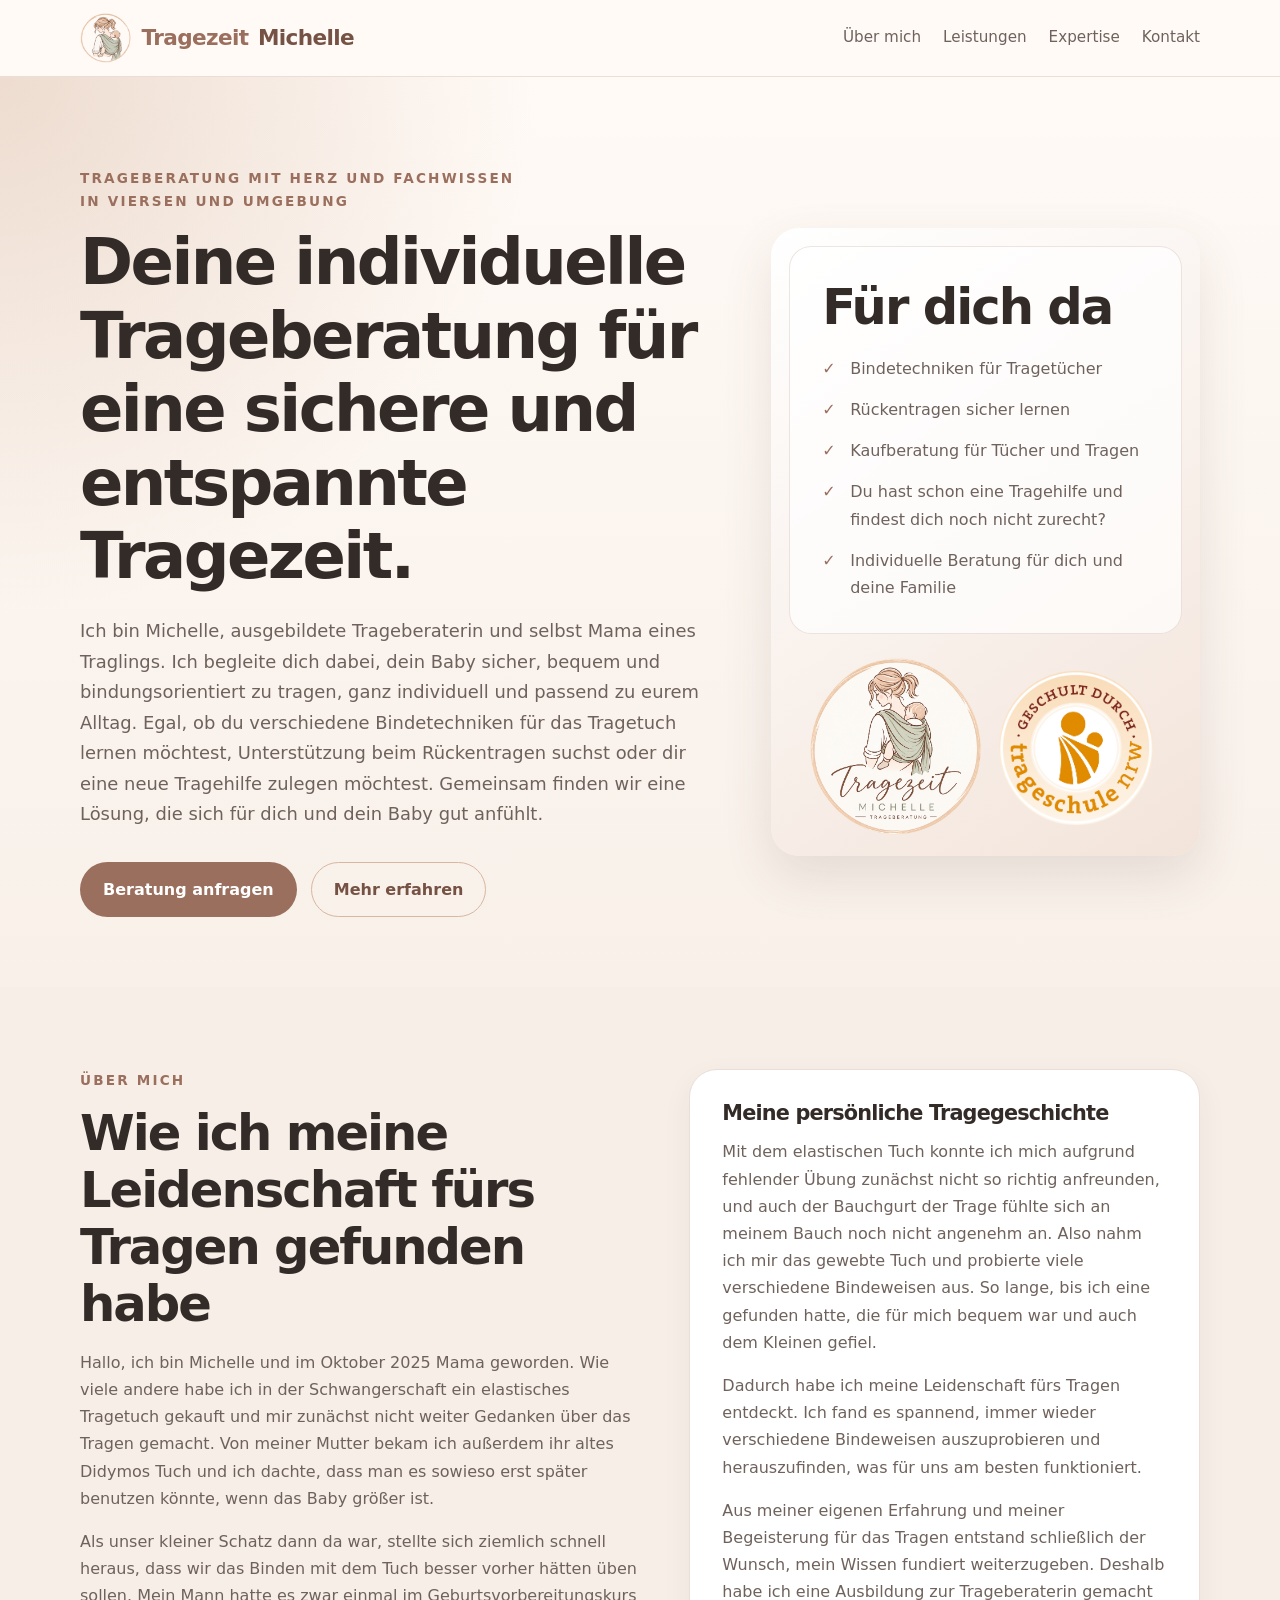
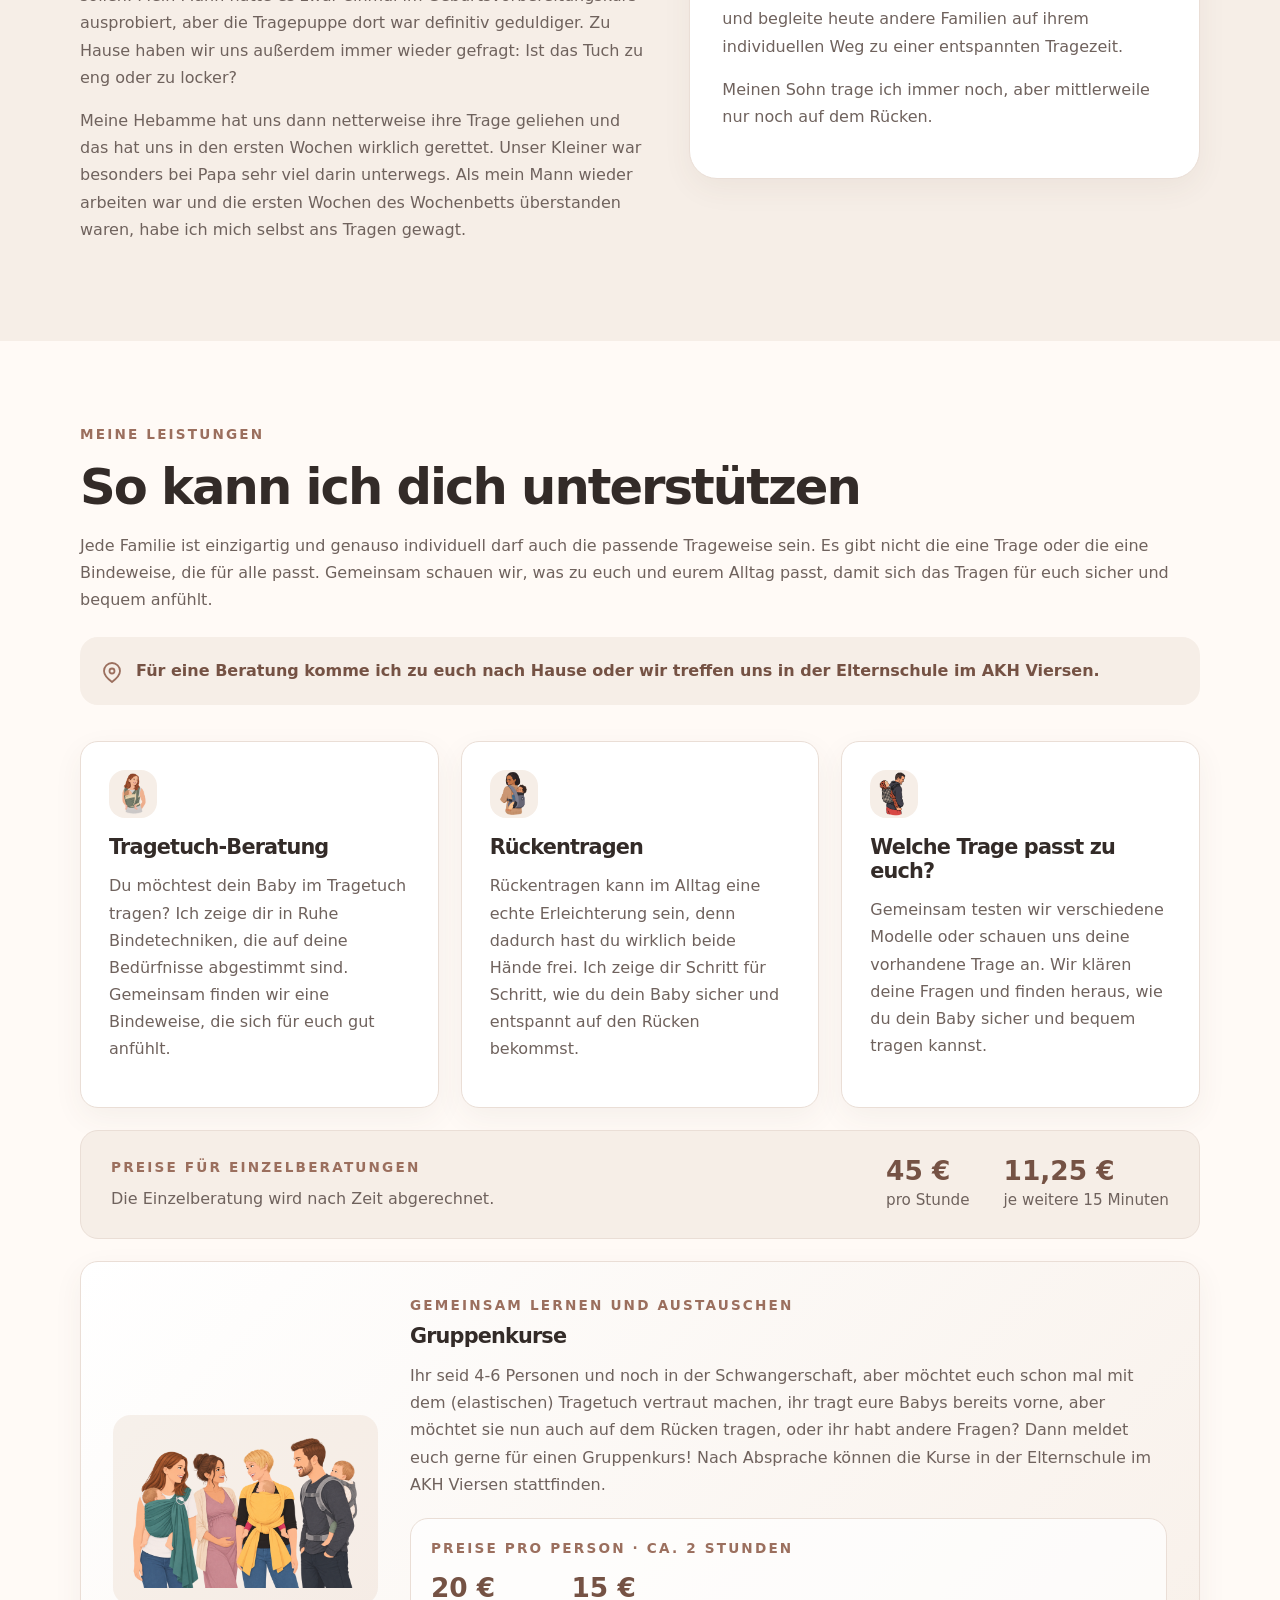
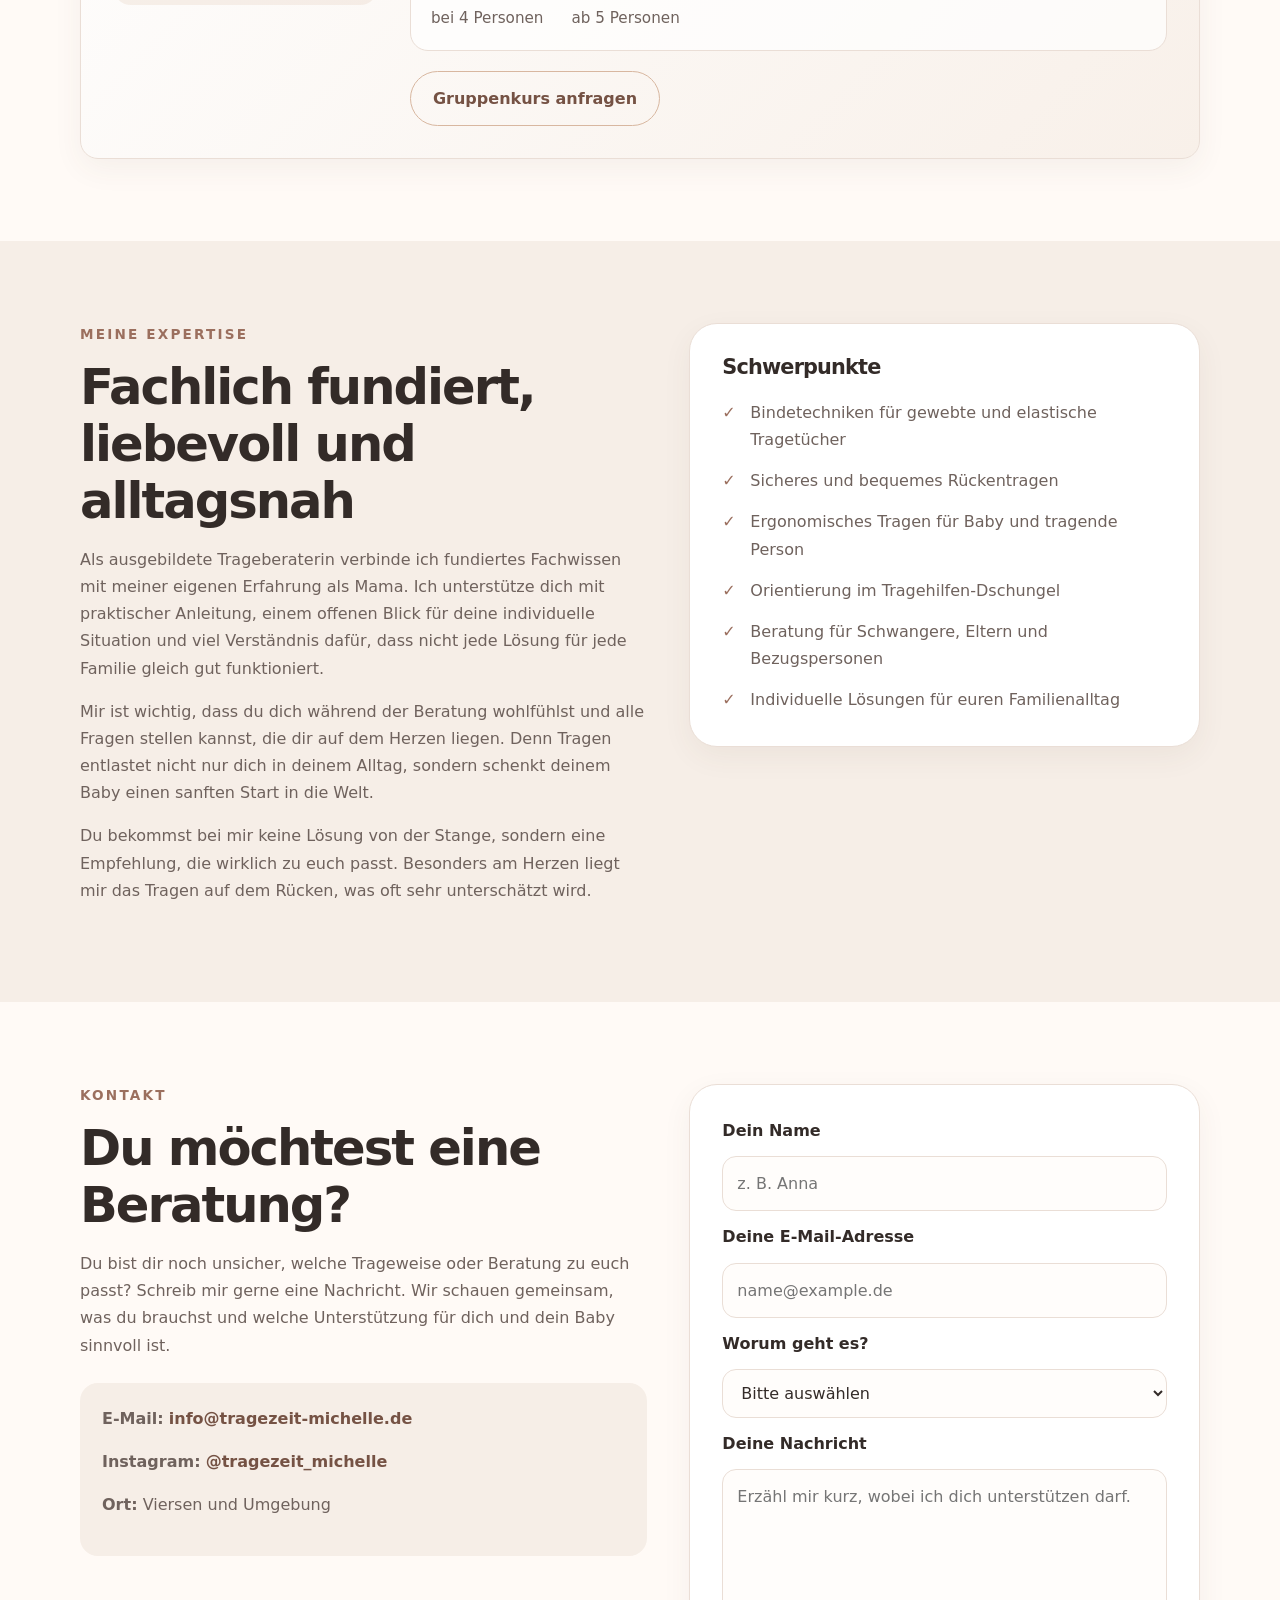
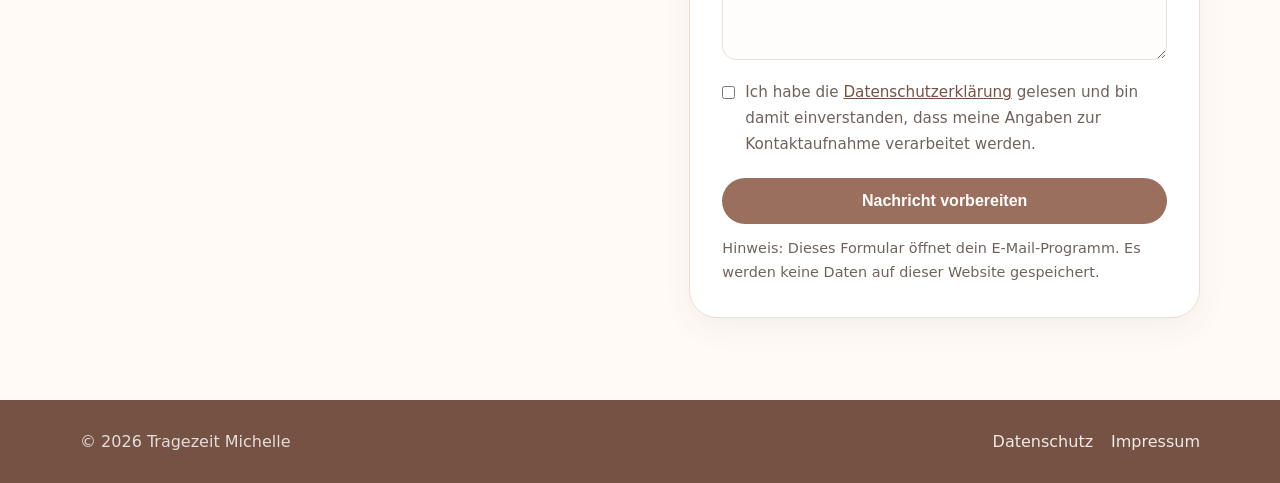
<file: index.html>
<!DOCTYPE html>
<html lang="de">
<head>
  <meta charset="UTF-8" />
  <meta name="viewport" content="width=device-width, initial-scale=1.0" />

  <title>Tragezeit Michelle</title>

  <link rel="icon" type="image/png" href="tragezeit-michelle_logo_without_text.png">

  <meta
    name="description"
    content="Liebevolle und individuelle Trageberatung mit Fokus auf Bindetechniken, Rückentragen, Kaufberatung und dem sicheren Umgang mit deiner Tragehilfe."
  />

  <link rel="stylesheet" href="style.css" />
</head>

<body>
  <header class="site-header">
    <div class="container header-content">
      <a href="#start" class="logo">
        <img src="tragezeit-michelle_logo_without_text.png" alt="Tragezeit Michelle">
        <span>Tragezeit</span> Michelle
      </a>

      <button class="menu-toggle" id="menuToggle" aria-label="Menü öffnen">
        ☰
      </button>

      <nav class="main-nav" id="mainNav">
        <a href="#ueber-mich">Über mich</a>
        <a href="#leistungen">Leistungen</a>
        <a href="#expertise">Expertise</a>
        <a href="#kontakt">Kontakt</a>
      </nav>
    </div>
  </header>

  <main>
    <section id="start" class="hero">
      <div class="container hero-grid">
        <div class="hero-text">
          <p class="eyebrow">
            Trageberatung mit Herz und Fachwissen<br>
            in Viersen und Umgebung
          </p>

          <p class="eyebrow"></p>

          <h1>Deine individuelle Trageberatung für eine sichere und entspannte Tragezeit.</h1>

          <p class="hero-description">
            Ich bin Michelle, ausgebildete Trageberaterin und selbst Mama eines Traglings. Ich begleite dich
            dabei, dein Baby sicher, bequem und bindungsorientiert zu tragen, ganz individuell und passend zu eurem Alltag.
            Egal, ob du verschiedene Bindetechniken für das Tragetuch lernen möchtest, Unterstützung beim Rückentragen suchst
            oder dir eine neue Tragehilfe zulegen möchtest. Gemeinsam finden wir eine Lösung,
            die sich für dich und dein Baby gut anfühlt.
          </p>

          <div class="hero-actions">
            <a href="#kontakt" class="btn btn-primary">Beratung anfragen</a>
            <a href="#ueber-mich" class="btn btn-secondary">Mehr erfahren</a>
          </div>
        </div>

        <div class="hero-card">
          <div class="hero-card-inner">
            <h2>Für dich da</h2>
            <ul>
              <li>Bindetechniken für Tragetücher</li>
              <li>Rückentragen sicher lernen</li>
              <li>Kaufberatung für Tücher und Tragen</li>
              <li>Du hast schon eine Tragehilfe und findest dich noch nicht zurecht?</li>
              <li>Individuelle Beratung für dich und deine Familie</li>
            </ul>
          </div>

          <div class="seal">
            <img
              src="tragezeit-michelle_logo_without_bg.png"
              alt="Tragezeit Michelle"
            />
            <img
              src="trageschule_nrw_siegel_without_bg.png"
              alt="Trageschule NRW"
            />
          </div>
        </div>

      </div>
    </section>

    <section id="ueber-mich" class="section soft-bg">
      <div class="container expertise-grid">
        <div>
          <p class="eyebrow">Über mich</p>

          <h2>Wie ich meine Leidenschaft fürs Tragen gefunden habe</h2>

          <p>
            Hallo, ich bin Michelle und im Oktober 2025 Mama geworden. Wie viele andere habe ich in der
            Schwangerschaft ein elastisches Tragetuch gekauft und mir zunächst nicht weiter Gedanken über das
            Tragen gemacht. Von meiner Mutter bekam ich außerdem ihr altes Didymos Tuch und ich dachte,
            dass man es sowieso erst später benutzen könnte, wenn das Baby größer ist.
          </p>

          <p>
            Als unser kleiner Schatz dann da war, stellte sich ziemlich schnell heraus, dass wir das Binden
            mit dem Tuch besser vorher hätten üben sollen. Mein Mann hatte es zwar einmal im Geburtsvorbereitungskurs
            ausprobiert, aber die Tragepuppe dort war definitiv geduldiger. Zu Hause haben wir uns außerdem immer wieder
            gefragt: Ist das Tuch zu eng oder zu locker?
          </p>

          <p>
            Meine Hebamme hat uns dann netterweise ihre Trage geliehen und das hat uns in den ersten Wochen
            wirklich gerettet. Unser Kleiner war besonders bei Papa sehr viel darin unterwegs. Als mein Mann wieder
            arbeiten war und die ersten Wochen des Wochenbetts überstanden waren, habe ich mich selbst
            ans Tragen gewagt.
          </p>
        </div>

        <div class="expertise-box">
          <h3>Meine persönliche Tragegeschichte</h3>

          <p>
            Mit dem elastischen Tuch konnte ich mich aufgrund fehlender Übung zunächst nicht so richtig anfreunden,
            und auch der Bauchgurt der Trage fühlte sich an meinem Bauch noch nicht angenehm an. Also nahm ich mir
            das gewebte Tuch und probierte viele verschiedene Bindeweisen aus. So lange, bis ich eine gefunden hatte,
            die für mich bequem war und auch dem Kleinen gefiel.
          </p>

          <p>
            Dadurch habe ich meine Leidenschaft fürs Tragen entdeckt. Ich fand es spannend, immer wieder
            verschiedene Bindeweisen auszuprobieren und herauszufinden, was für uns am besten funktioniert.
          </p>

          <p>
            Aus meiner eigenen Erfahrung und meiner Begeisterung für das Tragen entstand schließlich der Wunsch,
            mein Wissen fundiert weiterzugeben. Deshalb habe ich eine Ausbildung zur Trageberaterin gemacht
            und begleite heute andere Familien auf ihrem individuellen Weg zu einer entspannten Tragezeit.
          </p>

          <p>
            Meinen Sohn trage ich immer noch, aber mittlerweile nur noch auf dem Rücken. 
          </p>
        </div>
      </div>
    </section>

    <section id="leistungen" class="section">
      <div class="container">
        <div class="section-heading">
          <p class="eyebrow">Meine Leistungen</p>

          <h2>So kann ich dich unterstützen</h2>

          <p>
            Jede Familie ist einzigartig und genauso individuell darf auch die passende Trageweise sein.
            Es gibt nicht die eine Trage oder die eine Bindeweise, die für alle passt. Gemeinsam schauen wir,
            was zu euch und eurem Alltag passt, damit sich das Tragen für euch sicher und bequem anfühlt.
          </p>

          <p class="location-note">
          <svg
            class="location-icon"
            xmlns="http://www.w3.org/2000/svg"
            width="24"
            height="24"
            viewBox="0 0 24 24"
            fill="none"
            stroke="currentColor"
            stroke-width="1.8"
            stroke-linecap="round"
            stroke-linejoin="round"
            aria-hidden="true"
          >
            <path d="M20 10c0 5-8 11-8 11S4 15 4 10a8 8 0 1 1 16 0Z" />
            <circle cx="12" cy="10" r="2.5" />
          </svg>

          <span>
            Für eine Beratung komme ich zu euch nach Hause oder wir treffen uns
            in der Elternschule im AKH Viersen.
          </span>
        </p>
        </div>

        <div class="cards">
          <article class="card">
            <div class="icon">
              <img src="wickelkreuztrage.png" alt="Herz">
            </div>

            <h3>Tragetuch-Beratung</h3>

            <p>
              Du möchtest dein Baby im Tragetuch tragen? Ich zeige dir in Ruhe Bindetechniken,
              die auf deine Bedürfnisse abgestimmt sind. Gemeinsam finden wir eine Bindeweise,
              die sich für euch gut anfühlt.
            </p>
          </article>

          <article class="card">
            <div class="icon">
              <img src="rückentragen.png" alt="Blume">
            </div>

            <h3>Rückentragen</h3>

            <p>
              Rückentragen kann im Alltag eine echte Erleichterung sein, denn dadurch hast du wirklich
              beide Hände frei. Ich zeige dir Schritt für Schritt, wie du dein Baby sicher
              und entspannt auf den Rücken bekommst.
            </p>
          </article>

          <article class="card">
            <div class="icon">
              <img src="trage.png" alt="Tragehilfe">
            </div>
            <h3>Welche Trage passt zu euch?</h3>
            <p>
              Gemeinsam testen wir verschiedene Modelle oder schauen uns deine vorhandene Trage an.
              Wir klären deine Fragen und finden heraus, wie du dein Baby sicher und bequem tragen kannst.
            </p>
          </article>

          <div class="individual-pricing">
            <div class="individual-pricing-heading">
              <p class="eyebrow">Preise für Einzelberatungen</p>
              <p>Die Einzelberatung wird nach Zeit abgerechnet.</p>
            </div>
            <div class="individual-pricing-values">
              <div class="individual-price-item">
                <strong>45 €</strong>
                <span>pro Stunde</span>
              </div>
              <div class="individual-price-item">
                <strong>11,25 €</strong>
                <span>je weitere 15 Minuten</span>
              </div>
            </div>
          </div>

          <article class="card group-course-card">
            <div class="group-course-image">
              <img src="gruppe.png" alt="Gruppe von Eltern bei einem Kurs">
            </div>
            <div class="group-course-content">
              <p class="eyebrow">Gemeinsam lernen und austauschen</p>
              <h3>Gruppenkurse</h3>
              <p>
                Ihr seid 4-6 Personen und noch in der Schwangerschaft, aber möchtet euch schon mal mit dem 
                (elastischen) Tragetuch vertraut machen, 
                ihr tragt eure Babys bereits vorne, aber möchtet sie nun auch auf dem Rücken tragen,
                oder ihr habt andere Fragen? 
                Dann meldet euch gerne für einen Gruppenkurs! Nach Absprache können die Kurse in der
                Elternschule im AKH Viersen stattfinden.
              </p>
              <div class="group-pricing">
                <p class="eyebrow">Preise pro Person · ca. 2 Stunden</p>
                <div class="group-pricing-options">
                  <p><strong>20 €</strong><span>bei 4 Personen</span></p>
                  <p><strong>15 €</strong><span>ab 5 Personen</span></p>
                </div>
              </div>
              <a href="#kontakt" class="btn btn-secondary">Gruppenkurs anfragen</a>
            </div>
          </article>

        </div>
      </div>
    </section>

    <section id="expertise" class="section soft-bg">
      <div class="container expertise-grid">
        <div>
          <p class="eyebrow">Meine Expertise</p>

          <h2>Fachlich fundiert, liebevoll und alltagsnah</h2>

          <p>
            Als ausgebildete Trageberaterin verbinde ich fundiertes Fachwissen mit meiner eigenen
            Erfahrung als Mama. Ich unterstütze dich mit praktischer Anleitung,
            einem offenen Blick für deine individuelle Situation und viel Verständnis dafür,
            dass nicht jede Lösung für jede Familie gleich gut funktioniert.
          </p>

          <p>
            Mir ist wichtig, dass du dich während der Beratung wohlfühlst und alle Fragen stellen kannst, 
            die dir auf dem Herzen liegen.
            Denn Tragen entlastet nicht nur dich in deinem Alltag, sondern schenkt deinem Baby
            einen sanften Start in die Welt.
          </p>

          <p>
            Du bekommst bei mir keine Lösung von der Stange, sondern eine Empfehlung, die wirklich zu euch passt.
            Besonders am Herzen liegt mir das Tragen auf dem Rücken, was oft sehr unterschätzt wird.
          </p>
        </div>

        <div class="expertise-box">
          <h3>Schwerpunkte</h3>

          <ul>
            <li>Bindetechniken für gewebte und elastische Tragetücher</li>
            <li>Sicheres und bequemes Rückentragen</li>
            <li>Ergonomisches Tragen für Baby und tragende Person</li>
            <li>Orientierung im Tragehilfen-Dschungel</li>
            <li>Beratung für Schwangere, Eltern und Bezugspersonen</li>
            <li>Individuelle Lösungen für euren Familienalltag</li>
          </ul>
        </div>
      </div>
    </section>

    <section id="kontakt" class="section">
      <div class="container contact-grid">
        <div>
          <p class="eyebrow">Kontakt</p>

          <h2>Du möchtest eine Beratung?</h2>

          <p>
            Du bist dir noch unsicher, welche Trageweise oder Beratung zu euch passt? Schreib mir gerne
            eine Nachricht. Wir schauen gemeinsam, was du brauchst und welche Unterstützung
            für dich und dein Baby sinnvoll ist.
          </p>

          <div class="contact-info">
            <p>
              <strong>E-Mail:</strong>
              <a href="mailto:info@tragezeit-michelle.de">
                info@tragezeit-michelle.de
              </a>
            </p>

            <p>
              <strong>Instagram:</strong>
              <a
                href="https://www.instagram.com/tragezeit_michelle/"
                target="_blank"
                rel="noopener noreferrer"
                class="instagram-name"
              >
                @tragezeit_michelle
              </a>
            </p>

            <p>
              <strong>Ort:</strong> Viersen und Umgebung
            </p>
          </div>
        </div>

        <form class="contact-form" id="contactForm">
          <label for="name">Dein Name</label>
          <input
            type="text"
            id="name"
            name="name"
            placeholder="z. B. Anna"
            required
          />

          <label for="email">Deine E-Mail-Adresse</label>
          <input
            type="email"
            id="email"
            name="email"
            placeholder="name@example.de"
            required
          />

          <label for="topic">Worum geht es?</label>

          <select id="topic" name="topic" required>
            <option value="">Bitte auswählen</option>
            <option value="Tragetuch-Beratung">Tragetuch-Beratung</option>
            <option value="Rückentragen">Rückentragen</option>
            <option value="Gruppenkurse">Gruppenkurse</option>
            <option value="Sonstiges">Sonstiges</option>
          </select>

          <label for="message">Deine Nachricht</label>

          <textarea
            id="message"
            name="message"
            rows="6"
            placeholder="Erzähl mir kurz, wobei ich dich unterstützen darf."
            required
          ></textarea>

          <label class="checkbox-label">
            <input type="checkbox" id="privacy" required />

            <span>
              Ich habe die
              <a href="datenschutz.html">Datenschutzerklärung</a>
              gelesen und bin damit einverstanden,
              dass meine Angaben zur Kontaktaufnahme verarbeitet werden.
            </span>
          </label>

          <button type="submit" class="btn btn-primary">
            Nachricht vorbereiten
          </button>

          <p class="form-note">
            Hinweis: Dieses Formular öffnet dein E-Mail-Programm. Es werden keine Daten auf dieser Website gespeichert.
          </p>
        </form>
      </div>
    </section>
  </main>

  <footer class="site-footer">
    <div class="container footer-content">
      <p>© <span id="year"></span> Tragezeit Michelle</p>

      <div>
        <a href="datenschutz.html">Datenschutz</a>
        <a href="impressum.html">Impressum</a>
      </div>
    </div>
  </footer>

  <script src="script.js"></script>
</body>
</html>
</file>
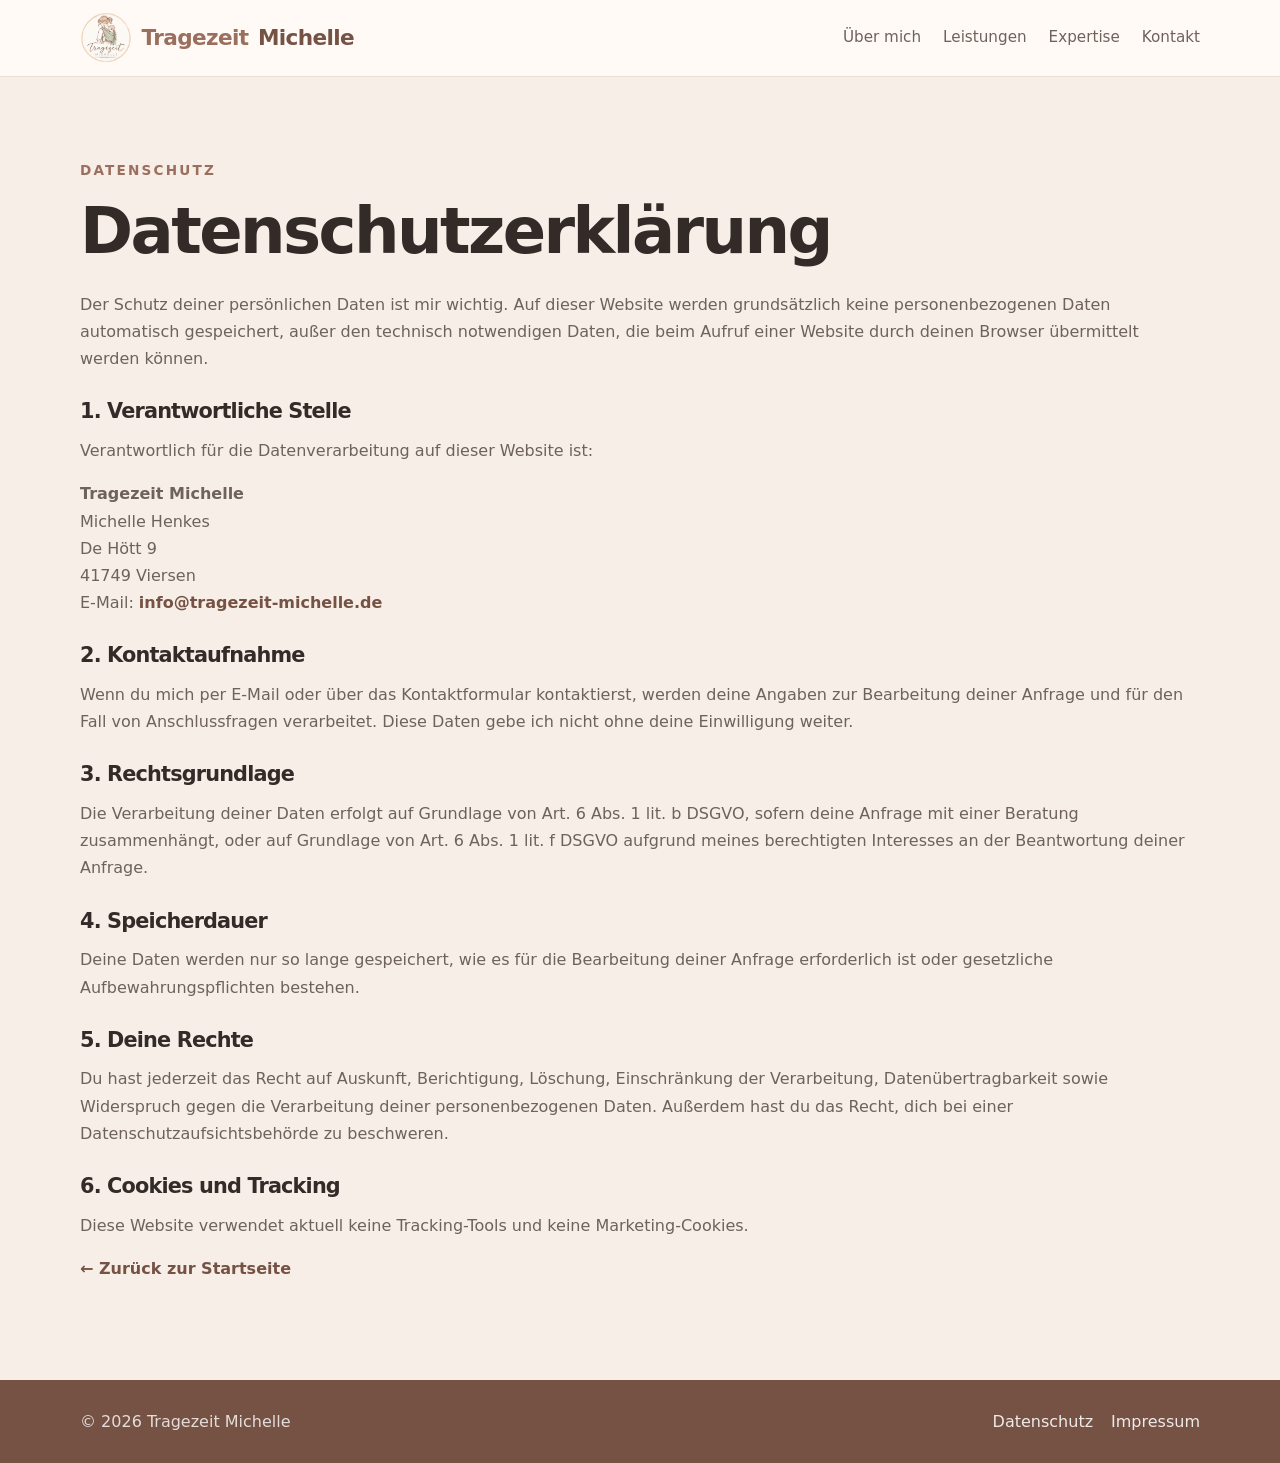
<file: datenschutz.html>
<!DOCTYPE html>
<html lang="de">
<head>
  <meta charset="UTF-8" />
  <meta name="viewport" content="width=device-width, initial-scale=1.0" />

  <title>Datenschutz | Tragezeit Michelle</title>

  <link rel="icon" type="image/png" href="tragezeit-michelle_logo_without_bg.png">

  <meta
    name="description"
    content="Datenschutzerklärung von Tragezeit Michelle."
  />

  <link rel="stylesheet" href="style.css" />
</head>

<body>
  <header class="site-header">
    <div class="container header-content">
      <a href="index.html#start" class="logo">
        <img src="tragezeit-michelle_logo_without_bg.png" alt="Tragezeit Michelle">
        <span>Tragezeit</span> Michelle
      </a>

      <button class="menu-toggle" id="menuToggle" aria-label="Menü öffnen">
        ☰
      </button>

      <nav class="main-nav" id="mainNav">
        <a href="index.html#ueber-mich">Über mich</a>
        <a href="index.html#leistungen">Leistungen</a>
        <a href="index.html#expertise">Expertise</a>
        <a href="index.html#kontakt">Kontakt</a>
      </nav>
    </div>
  </header>

  <main>
    <section class="section soft-bg legal-section">
      <div class="container">
        <p class="eyebrow">Datenschutz</p>

        <h1>Datenschutzerklärung</h1>

        <p>
          Der Schutz deiner persönlichen Daten ist mir wichtig. Auf dieser Website werden grundsätzlich
          keine personenbezogenen Daten automatisch gespeichert, außer den technisch notwendigen Daten,
          die beim Aufruf einer Website durch deinen Browser übermittelt werden können.
        </p>

        <h3>1. Verantwortliche Stelle</h3>

        <p>
          Verantwortlich für die Datenverarbeitung auf dieser Website ist:
        </p>

        <p>
          <strong>Tragezeit Michelle</strong><br />
          Michelle Henkes<br />
          De Hött 9<br />
          41749 Viersen<br />
          E-Mail:
          <a href="mailto:info@tragezeit-michelle.de">
            info@tragezeit-michelle.de
          </a>
        </p>

        <h3>2. Kontaktaufnahme</h3>

        <p>
          Wenn du mich per E-Mail oder über das Kontaktformular kontaktierst, werden deine Angaben
          zur Bearbeitung deiner Anfrage und für den Fall von Anschlussfragen verarbeitet.
          Diese Daten gebe ich nicht ohne deine Einwilligung weiter.
        </p>

        <h3>3. Rechtsgrundlage</h3>

        <p>
          Die Verarbeitung deiner Daten erfolgt auf Grundlage von Art. 6 Abs. 1 lit. b DSGVO,
          sofern deine Anfrage mit einer Beratung zusammenhängt, oder auf Grundlage von
          Art. 6 Abs. 1 lit. f DSGVO aufgrund meines berechtigten Interesses an der Beantwortung deiner Anfrage.
        </p>

        <h3>4. Speicherdauer</h3>

        <p>
          Deine Daten werden nur so lange gespeichert, wie es für die Bearbeitung deiner Anfrage erforderlich ist
          oder gesetzliche Aufbewahrungspflichten bestehen.
        </p>

        <h3>5. Deine Rechte</h3>

        <p>
          Du hast jederzeit das Recht auf Auskunft, Berichtigung, Löschung, Einschränkung der Verarbeitung,
          Datenübertragbarkeit sowie Widerspruch gegen die Verarbeitung deiner personenbezogenen Daten.
          Außerdem hast du das Recht, dich bei einer Datenschutzaufsichtsbehörde zu beschweren.
        </p>

        <h3>6. Cookies und Tracking</h3>

        <p>
          Diese Website verwendet aktuell keine Tracking-Tools und keine Marketing-Cookies.
        </p>

        <p>
          <a href="index.html">← Zurück zur Startseite</a>
        </p>
      </div>
    </section>
  </main>

  <footer class="site-footer">
    <div class="container footer-content">
      <p>© <span id="year"></span> Tragezeit Michelle</p>

      <div>
        <a href="datenschutz.html">Datenschutz</a>
        <a href="impressum.html">Impressum</a>
      </div>
    </div>
  </footer>

  <script src="script.js"></script>
</body>
</html>
</file>
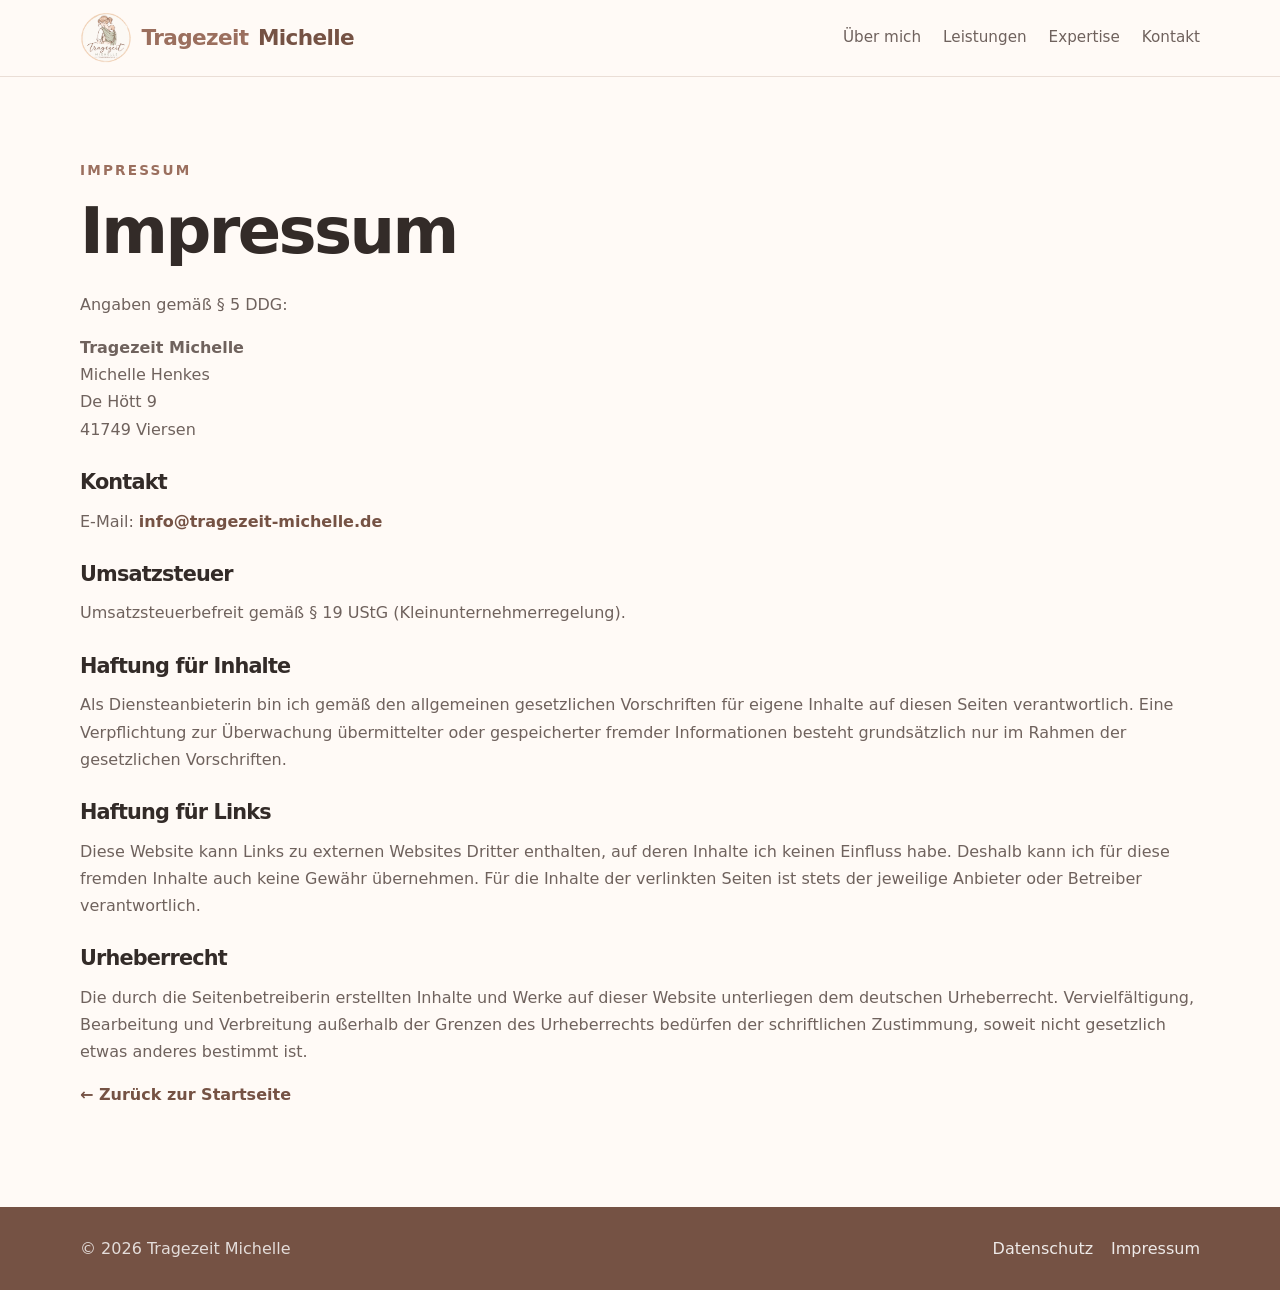
<file: impressum.html>
<!DOCTYPE html>
<html lang="de">
<head>
  <meta charset="UTF-8" />
  <meta name="viewport" content="width=device-width, initial-scale=1.0" />

  <title>Impressum | Tragezeit Michelle</title>

  <link rel="icon" type="image/png" href="tragezeit-michelle_logo_without_bg.png">

  <meta
    name="description"
    content="Impressum von Tragezeit Michelle."
  />

  <link rel="stylesheet" href="style.css" />
</head>

<body>
  <header class="site-header">
    <div class="container header-content">
      <a href="index.html#start" class="logo">
        <img src="tragezeit-michelle_logo_without_bg.png" alt="Tragezeit Michelle">
        <span>Tragezeit</span> Michelle
      </a>

      <button class="menu-toggle" id="menuToggle" aria-label="Menü öffnen">
        ☰
      </button>

      <nav class="main-nav" id="mainNav">
        <a href="index.html#ueber-mich">Über mich</a>
        <a href="index.html#leistungen">Leistungen</a>
        <a href="index.html#expertise">Expertise</a>
        <a href="index.html#kontakt">Kontakt</a>
      </nav>
    </div>
  </header>

  <main>
    <section class="section legal-section">
      <div class="container">
        <p class="eyebrow">Impressum</p>

        <h1>Impressum</h1>

        <p>
          Angaben gemäß § 5 DDG:
        </p>

        <p>
          <strong>Tragezeit Michelle</strong><br />
          Michelle Henkes<br />
          De Hött 9<br />
          41749 Viersen
        </p>

        <h3>Kontakt</h3>

        <p>
          E-Mail:
          <a href="mailto:info@tragezeit-michelle.de">
            info@tragezeit-michelle.de
          </a>
        </p>

        <h3>Umsatzsteuer</h3>

        <p>
          Umsatzsteuerbefreit gemäß § 19 UStG (Kleinunternehmerregelung).
        </p>

        <h3>Haftung für Inhalte</h3>

        <p>
          Als Diensteanbieterin bin ich gemäß den allgemeinen gesetzlichen Vorschriften
          für eigene Inhalte auf diesen Seiten verantwortlich. Eine Verpflichtung zur
          Überwachung übermittelter oder gespeicherter fremder Informationen besteht
          grundsätzlich nur im Rahmen der gesetzlichen Vorschriften.
        </p>

        <h3>Haftung für Links</h3>

        <p>
          Diese Website kann Links zu externen Websites Dritter enthalten, auf deren Inhalte
          ich keinen Einfluss habe. Deshalb kann ich für diese fremden Inhalte auch keine
          Gewähr übernehmen. Für die Inhalte der verlinkten Seiten ist stets der jeweilige
          Anbieter oder Betreiber verantwortlich.
        </p>

        <h3>Urheberrecht</h3>

        <p>
          Die durch die Seitenbetreiberin erstellten Inhalte und Werke auf dieser Website
          unterliegen dem deutschen Urheberrecht. Vervielfältigung, Bearbeitung und Verbreitung
          außerhalb der Grenzen des Urheberrechts bedürfen der schriftlichen Zustimmung,
          soweit nicht gesetzlich etwas anderes bestimmt ist.
        </p>

        <p>
          <a href="index.html">← Zurück zur Startseite</a>
        </p>
      </div>
    </section>
  </main>

  <footer class="site-footer">
    <div class="container footer-content">
      <p>© <span id="year"></span> Tragezeit Michelle</p>

      <div>
        <a href="datenschutz.html">Datenschutz</a>
        <a href="impressum.html">Impressum</a>
      </div>
    </div>
  </footer>

  <script src="script.js"></script>
</body>
</html>
</file>
<file: style.css>
:root {
  --color-bg: #fffaf6;
  --color-soft: #f6eee7;
  --color-primary: #9b6f5e;
  --color-primary-dark: #755244;
  --color-accent: #d8b7a0;
  --color-text: #332b28;
  --color-muted: #6f625d;
  --color-white: #ffffff;
  --color-border: #eaded6;

  --shadow-soft: 0 20px 50px rgba(85, 61, 50, 0.12);
  --radius-large: 28px;
  --radius-medium: 18px;

  --container: 1120px;
}

* {
  box-sizing: border-box;
  margin: 0;
  padding: 0;
}

html {
  scroll-behavior: smooth;
}

body {
  font-family: system-ui, -apple-system, BlinkMacSystemFont, "Segoe UI", sans-serif;
  background: var(--color-bg);
  color: var(--color-text);
  line-height: 1.7;
}

img {
  max-width: 100%;
}

a {
  color: inherit;
  text-decoration: none;
}

p {
  color: var(--color-muted);
  margin-bottom: 1rem;
}

.container {
  width: min(100% - 32px, var(--container));
  margin: 0 auto;
}

.site-header {
  position: sticky;
  top: 0;
  z-index: 1000;
  background: rgba(255, 250, 246, 0.88);
  backdrop-filter: blur(14px);
  border-bottom: 1px solid var(--color-border);
}

.header-content {
  min-height: 76px;
  display: flex;
  align-items: center;
  justify-content: space-between;
  gap: 24px;
}

.logo {
  font-size: 1.35rem;
  font-weight: 700;
  letter-spacing: -0.03em;
  color: var(--color-primary-dark);
}

.logo {
  display: flex;
  align-items: center;
  gap: 0.6rem;
  white-space: nowrap;
}

.logo span {
  color: var(--color-primary);
}


.logo img {
  width: clamp(38px, 6vw, 52px);
  height: auto;
  display: block;
}

.main-nav {
  display: flex;
  align-items: center;
  gap: 22px;
  font-size: 0.95rem;
}

.main-nav a {
  color: var(--color-muted);
  transition: color 0.2s ease;
}

.main-nav a:hover {
  color: var(--color-primary-dark);
}

.menu-toggle {
  display: none;
  border: none;
  background: var(--color-soft);
  color: var(--color-primary-dark);
  font-size: 1.5rem;
  border-radius: 12px;
  padding: 8px 12px;
  cursor: pointer;
}

.hero {
  padding: 90px 0 70px;
  background:
    radial-gradient(circle at top left, rgba(216, 183, 160, 0.45), transparent 34%),
    linear-gradient(180deg, #fffaf6 0%, #f8f0e9 100%);
}

.hero-grid {
  display: grid;
  grid-template-columns: 1.2fr 0.8fr;
  gap: 48px;
  align-items: center;
}

.eyebrow {
  font-size: 0.85rem;
  text-transform: uppercase;
  letter-spacing: 0.16em;
  color: var(--color-primary);
  font-weight: 700;
  margin-bottom: 0.8rem;
}

h1,
h2,
h3 {
  line-height: 1.15;
  letter-spacing: -0.04em;
  color: var(--color-text);
}

h1 {
  font-size: clamp(2.45rem, 5vw, 4.8rem);
  margin-bottom: 1.4rem;
}

h2 {
  font-size: clamp(2rem, 4vw, 3.1rem);
  margin-bottom: 1rem;
}

h3 {
  font-size: 1.3rem;
  margin-bottom: 0.8rem;
}

.hero-description {
  font-size: 1.12rem;
  max-width: 680px;
}

.hero-actions {
  display: flex;
  flex-wrap: wrap;
  gap: 14px;
  margin-top: 2rem;
}

.btn {
  display: inline-flex;
  align-items: center;
  justify-content: center;
  border-radius: 999px;
  padding: 13px 22px;
  font-weight: 700;
  border: 1px solid transparent;
  cursor: pointer;
  transition: all 0.2s ease;
  font-size: 1rem;
}

.btn-primary {
  background: var(--color-primary);
  color: var(--color-white);
}

.btn-primary:hover {
  background: var(--color-primary-dark);
  transform: translateY(-2px);
}

.btn-secondary {
  background: transparent;
  color: var(--color-primary-dark);
  border-color: var(--color-accent);
}

.btn-secondary:hover {
  background: var(--color-soft);
  transform: translateY(-2px);
}

.hero-card {
  background: linear-gradient(145deg, #ffffff, #f3e4da);
  border-radius: var(--radius-large);
  padding: 18px;
  box-shadow: var(--shadow-soft);
}

.hero-card-inner {
  border: 1px solid rgba(155, 111, 94, 0.18);
  border-radius: 22px;
  padding: 32px;
  background: rgba(255, 255, 255, 0.7);
}

.hero-card ul,
.expertise-box ul {
  list-style: none;
  display: grid;
  gap: 14px;
  margin-top: 1.2rem;
}

.hero-card li,
.expertise-box li {
  position: relative;
  padding-left: 28px;
  color: var(--color-muted);
}

.hero-card li::before,
.expertise-box li::before {
  content: "✓";
  position: absolute;
  left: 0;
  color: var(--color-primary);
  font-weight: 800;
}

.section {
  padding: 82px 0;
}

.soft-bg {
  background: var(--color-soft);
}

.section-heading {
  max-width: 760px;
  margin-bottom: 36px;
}

/* Der Einführungstext im Leistungsbereich nutzt die gesamte Containerbreite. */
#leistungen .section-heading {
  max-width: none;
}

.cards {
  display: grid;
  grid-template-columns: repeat(3, 1fr);
  gap: 22px;
}

.card {
  background: var(--color-white);
  border: 1px solid var(--color-border);
  border-radius: var(--radius-medium);
  padding: 28px;
  box-shadow: 0 10px 30px rgba(85, 61, 50, 0.06);
  transition: transform 0.2s ease, box-shadow 0.2s ease;
}

.card:hover {
  transform: translateY(-4px);
  box-shadow: var(--shadow-soft);
}

/* Die Gruppenkurs-Karte läuft unter den drei Einzelangeboten über die gesamte Breite. */
.group-course-card {
  grid-column: 1 / -1;
  display: grid;
  grid-template-columns: minmax(180px, 0.35fr) minmax(0, 1fr);
  align-items: center;
  gap: 32px;
  padding: 32px;
  background: linear-gradient(135deg, #ffffff 0%, #f8f0e9 100%);
}

.group-course-image {
  min-height: 190px;
  display: grid;
  place-items: center;
  padding: 16px;
  background: rgba(216, 183, 160, 0.2);
  border-radius: var(--radius-medium);
}

.group-course-image img {
  display: block;
  width: 100%;
  max-width: 300px;
  max-height: 230px;
  object-fit: contain;
}

.group-course-content .eyebrow {
  margin-bottom: 0.5rem;
}

.group-course-content p:not(.eyebrow) {
  max-width: 760px;
}

.group-course-content .btn {
  margin-top: 0.25rem;
}

.icon {
  width: 48px;
  height: 48px;
  display: grid;
  place-items: center;
  background: var(--color-soft);
  border-radius: 16px;
  margin-bottom: 18px;
  font-size: 1.4rem;
}

.expertise-grid,
.contact-grid {
  display: grid;
  grid-template-columns: 1fr 0.9fr;
  gap: 42px;
  align-items: start;
}

.expertise-box,
.contact-form {
  background: var(--color-white);
  border: 1px solid var(--color-border);
  border-radius: var(--radius-large);
  padding: 32px;
  box-shadow: 0 10px 30px rgba(85, 61, 50, 0.06);
}

.contact-info {
  margin-top: 24px;
  padding: 22px;
  background: var(--color-soft);
  border-radius: var(--radius-medium);
}

.contact-info a {
  color: var(--color-primary-dark);
  font-weight: 700;
}

.contact-form {
  display: grid;
  gap: 12px;
}

.contact-form label {
  font-weight: 700;
  color: var(--color-text);
}

.contact-form input,
.contact-form select,
.contact-form textarea {
  width: 100%;
  border: 1px solid var(--color-border);
  border-radius: 14px;
  padding: 13px 14px;
  font: inherit;
  color: var(--color-text);
  background: #fffdfb;
  outline: none;
  transition: border-color 0.2s ease, box-shadow 0.2s ease;
}

.contact-form input:focus,
.contact-form select:focus,
.contact-form textarea:focus {
  border-color: var(--color-primary);
  box-shadow: 0 0 0 4px rgba(155, 111, 94, 0.12);
}

.checkbox-label {
  display: flex;
  gap: 10px;
  align-items: flex-start;
  font-weight: 400 !important;
  color: var(--color-muted) !important;
  font-size: 0.95rem;
  margin: 8px 0;
}

.checkbox-label input {
  width: auto;
  margin-top: 6px;
}

.checkbox-label a {
  color: var(--color-primary-dark);
  text-decoration: underline;
}

.form-note {
  font-size: 0.9rem;
  margin-bottom: 0;
}

.legal-section h3 {
  margin-top: 28px;
}

.legal-section a {
  color: var(--color-primary-dark);
  font-weight: 700;
}

.legal-note {
  background: #fff;
  border-left: 4px solid var(--color-primary);
  border-radius: 12px;
  padding: 16px;
  margin-top: 28px;
}

.site-footer {
  background: var(--color-primary-dark);
  color: var(--color-white);
  padding: 28px 0;
}

.site-footer p {
  color: rgba(255, 255, 255, 0.8);
  margin-bottom: 0;
}

.footer-content {
  display: flex;
  justify-content: space-between;
  gap: 18px;
  align-items: center;
  flex-wrap: wrap;
}

.footer-content div {
  display: flex;
  gap: 18px;
}

.footer-content a {
  color: rgba(255, 255, 255, 0.88);
}

.footer-content a:hover {
  color: #ffffff;
}

.seal {
  display: flex;
  justify-content: center;
  margin-top: 1.5rem;
}

.seal img {
  width: clamp(100px, 60%, 180px);
  height: auto;
  display: block;
}

.icon img {
  width: clamp(35px, 10vw, 50px);
  height: auto;
  display: block;
}

@media (max-width: 860px) {
  .menu-toggle {
    display: block;
  }

  .main-nav {
    position: absolute;
    left: 16px;
    right: 16px;
    top: 76px;
    display: none;
    flex-direction: column;
    align-items: flex-start;
    padding: 22px;
    background: var(--color-white);
    border: 1px solid var(--color-border);
    border-radius: 18px;
    box-shadow: var(--shadow-soft);
  }

  .main-nav.active {
    display: flex;
  }

  .hero {
    padding-top: 64px;
  }

  .hero-grid,
  .expertise-grid,
  .contact-grid {
    grid-template-columns: 1fr;
  }

  .cards {
    grid-template-columns: 1fr;
  }

  .group-course-card {
    grid-column: auto;
    grid-template-columns: 1fr;
    gap: 22px;
  }

  .group-course-image {
    min-height: 150px;
  }
}

@media (max-width: 520px) {
  .section {
    padding: 62px 0;
  }

  .hero-actions {
    flex-direction: column;
  }

  .btn {
    width: 100%;
  }

  .hero-card-inner,
  .expertise-box,
  .contact-form {
    padding: 24px;
  }
}

.location-note {
  display: flex;
  align-items: flex-start;
  gap: 0.75rem;

  margin-top: 1.5rem;
  margin-bottom: 0;

  padding: clamp(0.875rem, 2vw, 1.25rem);

  background: var(--color-soft);
  border-left: none;
  border-radius: var(--radius-medium);

  color: var(--color-primary-dark);
  font-weight: 600;
}

.location-note span {
  color: var(--color-primary-dark);
  min-width: 0;
}

.location-icon {
  flex: 0 0 clamp(1.25rem, 2vw, 1.5rem);
  width: clamp(1.25rem, 2vw, 1.5rem);
  height: clamp(1.25rem, 2vw, 1.5rem);

  margin-top: 0.2rem;
  color: var(--color-primary);
}

/* Preisangaben innerhalb des Leistungsbereichs */
.individual-pricing {
  grid-column: 1 / -1;
  display: flex;
  align-items: center;
  justify-content: space-between;
  gap: 28px;
  padding: 24px 30px;
  background: var(--color-soft);
  border: 1px solid var(--color-border);
  border-radius: var(--radius-medium);
}

.individual-pricing-heading {
  min-width: 220px;
}

.individual-pricing-heading .eyebrow {
  margin-bottom: 0.35rem;
}

.individual-pricing-heading p:last-child {
  margin-bottom: 0;
}

.individual-pricing-values {
  display: flex;
  align-items: center;
  gap: 34px;
}

.individual-price-item {
  display: flex;
  flex-direction: column;
  gap: 2px;
}

.individual-price-item strong,
.group-pricing-options strong {
  color: var(--color-primary-dark);
  font-size: 1.65rem;
  line-height: 1.2;
}

.individual-price-item span,
.group-pricing-options span {
  color: var(--color-muted);
  font-size: 0.95rem;
}

.group-pricing {
  margin: 20px 0 16px;
  padding: 18px 20px;
  background: rgba(255, 255, 255, 0.72);
  border: 1px solid var(--color-border);
  border-radius: var(--radius-medium);
}

.group-pricing .eyebrow {
  margin-bottom: 0.75rem;
}

.group-pricing-options {
  display: flex;
  flex-wrap: wrap;
  gap: 28px;
}

.group-pricing-options p {
  display: flex;
  flex-direction: column;
  gap: 2px;
  margin-bottom: 0;
}

@media (max-width: 680px) {
  .individual-pricing {
    align-items: flex-start;
    flex-direction: column;
    gap: 18px;
    padding: 22px;
  }

  .individual-pricing-values {
    flex-wrap: wrap;
    gap: 22px 30px;
  }

  .group-pricing-options {
    gap: 18px 26px;
  }
}
</file>
